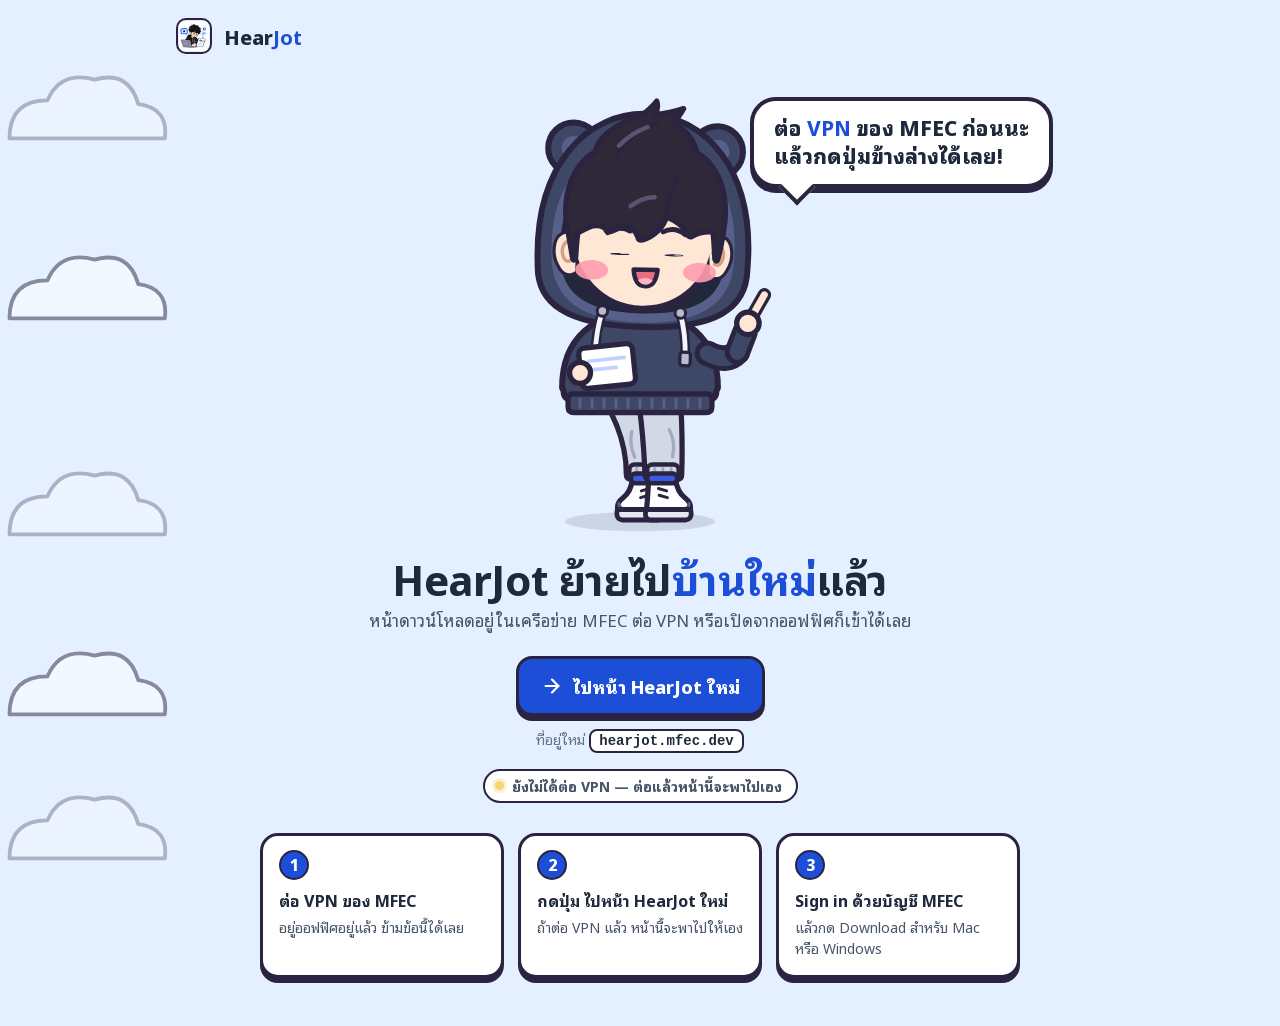
<file: index.html>
<!doctype html>
<html lang="th">
<head>
<meta charset="utf-8">
<meta name="viewport" content="width=device-width, initial-scale=1">
<title>HearJot ย้ายบ้านแล้ว</title>
<meta name="description" content="หน้าดาวน์โหลด HearJot ย้ายไปที่ hearjot.mfec.dev — ต่อ VPN ของ MFEC แล้วกดเข้าได้เลย">
<link rel="icon" href="assets/vpn/icon.png">
<style>
/* HearJot moved: this old address only sends people to the new download page, which lives on the
   MFEC network. The page checks whether that network is reachable (VPN / office) and goes there by
   itself when it is; until then เฮียจด asks for VPN and the button is right there. */
@font-face { font-family: "Noto Sans Thai Looped"; font-weight: 100 900; font-display: swap; src: url("assets/vpn/fonts/NotoSansThaiLooped-thai.woff2") format("woff2"); unicode-range: U+02D7, U+0303, U+0331, U+0E01-0E5B, U+200C-200D, U+25CC; }
@font-face { font-family: "Noto Sans Thai Looped"; font-weight: 100 900; font-display: swap; src: url("assets/vpn/fonts/NotoSansThaiLooped-latin.woff2") format("woff2"); unicode-range: U+0000-00FF, U+0131, U+0152-0153, U+02BB-02BC, U+02C6, U+02DA, U+02DC, U+0304, U+0308, U+0329, U+2000-206F, U+20AC, U+2122, U+2191, U+2193, U+2212, U+2215, U+FEFF, U+FFFD; }
@font-face { font-family: "Noto Sans Thai Looped"; font-weight: 100 900; font-display: swap; src: url("assets/vpn/fonts/NotoSansThaiLooped-latin-ext.woff2") format("woff2"); unicode-range: U+0100-02BA, U+02BD-02C5, U+02C7-02CC, U+02CE-02D7, U+02DD-02FF, U+0304, U+0308, U+0329, U+1D00-1DBF, U+1E00-1E9F, U+1EF2-1EFF, U+2020, U+20A0-20AB, U+20AD-20C0, U+2113, U+2C60-2C7F, U+A720-A7FF; }
:root { --sky: #e4f0ff; --k: #2B2440; --blue: #1d4ed8; --ink: #1e293b; --mute: #64748b; --teal: #15b8a6; --yellow: #F4D676; }
* { box-sizing: border-box; }
html, body { min-height: 100%; }
body { margin: 0; background: var(--sky); color: var(--ink); font: 16px/1.6 "Noto Sans Thai Looped", system-ui, sans-serif; overflow-x: hidden; }
.clouds { position: fixed; inset: 0; z-index: -1; pointer-events: none; overflow: hidden; }
.clouds svg { position: absolute; width: 180px; animation: drift linear infinite; }
@keyframes drift { from { transform: translateX(-30vw); } to { transform: translateX(130vw); } }

header { display: flex; align-items: center; gap: 12px; max-width: 960px; margin: 0 auto; padding: 18px 16px; }
header img { width: 36px; height: 36px; border-radius: 10px; border: 2px solid var(--k); }
.logo { font-weight: 800; font-size: 20px; } .logo b { color: var(--blue); }

main { max-width: 960px; margin: 0 auto; padding: 8px 16px 48px; display: flex; flex-direction: column; align-items: center; text-align: center; }
.stage { position: relative; display: flex; justify-content: center; margin-top: 8px; }
.rig { width: min(300px, 64vw); aspect-ratio: 2 / 3; position: relative; }
@media (max-width: 760px) { .rig { width: min(220px, 56vw); } }
.say { position: absolute; top: 2%; left: calc(100% - 40px); width: max-content; white-space: nowrap; text-align: left; background: #fff; border: 4px solid var(--k); border-radius: 26px; padding: 12px 20px 14px; font-weight: 800; font-size: 21px; line-height: 1.35; box-shadow: 0 5px 0 var(--k); transition: transform .3s; }
.say b { color: var(--blue); }
.say::after { content: ""; position: absolute; left: 30px; bottom: -16px; width: 22px; height: 22px; background: #fff; border-right: 4px solid var(--k); border-bottom: 4px solid var(--k); transform: rotate(45deg); }
.say.pop { animation: pop .35s cubic-bezier(.2,.8,.3,1.4); }
@keyframes pop { from { transform: scale(.85); } to { transform: none; } }

h1 { margin: 14px 0 4px; font-size: clamp(28px, 6vw, 42px); line-height: 1.2; letter-spacing: -.01em; }
h1 b { color: var(--blue); }
.lead { margin: 0; color: #475569; font-size: 17px; }

.go { display: inline-flex; align-items: center; gap: 10px; margin-top: 22px; background: var(--blue); color: #fff; border: 3px solid var(--k); border-radius: 16px; padding: 13px 22px; font-weight: 800; font-size: 18px; text-decoration: none; box-shadow: 0 5px 0 var(--k); transition: transform .15s, box-shadow .15s; }
.go:hover { transform: translateY(-2px); box-shadow: 0 7px 0 var(--k); }
.go:active { transform: translateY(5px); box-shadow: 0 0 0 var(--k); }
.go svg { width: 22px; height: 22px; fill: none; stroke: currentColor; stroke-width: 2.4; stroke-linecap: round; stroke-linejoin: round; }
.url { margin-top: 12px; font-size: 14px; color: var(--mute); }
.url code { font: 600 14px ui-monospace, SFMono-Regular, Menlo, monospace; color: var(--ink); background: #fff; border: 2px solid var(--k); border-radius: 8px; padding: 2px 8px; }

.status { display: inline-flex; align-items: center; gap: 8px; margin-top: 18px; font-size: 14px; font-weight: 700; color: #475569; background: #fff; border: 2px solid var(--k); border-radius: 999px; padding: 4px 14px 4px 10px; }
.status i { width: 9px; height: 9px; border-radius: 50%; background: #94a3b8; }
.status.wait i { background: var(--yellow); box-shadow: 0 0 0 3px rgba(244,214,118,.35); animation: blink 1.2s infinite; }
.status.ok i { background: var(--teal); box-shadow: 0 0 0 3px rgba(21,184,166,.25); }
@keyframes blink { 50% { opacity: .35; } }

.steps { display: grid; grid-template-columns: repeat(3, minmax(0, 1fr)); gap: 14px; width: 100%; max-width: 760px; margin-top: 30px; text-align: left; }
.step { background: #fff; border: 3px solid var(--k); border-radius: 18px; box-shadow: 0 5px 0 var(--k); padding: 14px 16px 16px; }
.step .n { display: inline-grid; place-items: center; width: 30px; height: 30px; border-radius: 50%; background: var(--blue); color: #fff; font-weight: 800; border: 2.5px solid var(--k); }
.step b { display: block; margin-top: 8px; font-size: 16px; }
.step p { margin: 2px 0 0; font-size: 14px; color: #475569; line-height: 1.55; }

@media (max-width: 760px) {
  .stage { flex-direction: column; align-items: center; }
  .say { white-space: normal; position: relative; left: auto; top: auto; order: -1; margin-bottom: 18px; font-size: 18px; max-width: 100%; }
  .say::after { left: 50%; margin-left: -11px; }
  .steps { grid-template-columns: minmax(0, 1fr); }
}
@media (prefers-reduced-motion: reduce) { .clouds svg, .status.wait i, .say.pop { animation: none; } .go { transition: none; } }
</style>
</head>
<body>
<div class="clouds" aria-hidden="true" id="clouds"></div>
<header><img src="assets/vpn/icon.png" alt=""><span class="logo">Hear<b>Jot</b></span></header>

<main>
  <div class="stage"><div class="rig" id="rig"></div><div class="say" id="say" role="status">ต่อ <b>VPN</b> ของ MFEC ก่อนนะ<br>แล้วกดปุ่มข้างล่างได้เลย!</div></div>

  <h1>HearJot ย้ายไป<b>บ้านใหม่</b>แล้ว</h1>
  <p class="lead">หน้าดาวน์โหลดอยู่ในเครือข่าย MFEC ต่อ VPN หรือเปิดจากออฟฟิศก็เข้าได้เลย</p>

  <a class="go" id="go" href="https://hearjot.mfec.dev/"><svg viewBox="0 0 24 24" aria-hidden="true"><path d="M5 12h14"/><path d="m12 5 7 7-7 7"/></svg>ไปหน้า HearJot ใหม่</a>
  <div class="url">ที่อยู่ใหม่ <code>hearjot.mfec.dev</code></div>
  <div class="status wait" id="status"><i></i><span>กำลังเช็กว่าต่อ VPN แล้วหรือยัง…</span></div>

  <div class="steps">
    <div class="step"><span class="n">1</span><b>ต่อ VPN ของ MFEC</b><p>อยู่ออฟฟิศอยู่แล้ว ข้ามข้อนี้ได้เลย</p></div>
    <div class="step"><span class="n">2</span><b>กดปุ่ม ไปหน้า HearJot ใหม่</b><p>ถ้าต่อ VPN แล้ว หน้านี้จะพาไปให้เอง</p></div>
    <div class="step"><span class="n">3</span><b>Sign in ด้วยบัญชี MFEC</b><p>แล้วกด Download สำหรับ Mac หรือ Windows</p></div>
  </div>
</main>

<script>window.HEARJOT_RIG_NO_FONTFACE = true;</script>
<script src="assets/vpn/hearjot-mascot-fullbody.js"></script>
<script>
(() => {
  const NEW_URL = 'https://hearjot.mfec.dev/';
  // a small file on the new site: it loads only from inside the MFEC network
  const PROBE = 'https://hearjot.mfec.dev/assets/icon.png';
  const RM = matchMedia('(prefers-reduced-motion: reduce)').matches;
  const $ = (id) => document.getElementById(id);

  const CL = 'M40 80 q0 -40 40 -40 q14 -32 50 -22 q36 -10 46 26 q32 4 28 36Z';
  $('clouds').innerHTML = [[8, 46, 0], [28, 70, -18], [52, 38, -9], [72, 64, -28], [88, 52, -4]].map(([top, dur, delay], i) =>
    `<svg viewBox="30 10 190 80" style="top:${top}%;animation-duration:${dur}s;animation-delay:${delay}s;opacity:${.3 + (i % 2) * .2}"><path d="${CL}" fill="#fff" stroke="#2B2440" stroke-width="4" stroke-linejoin="round"/></svg>`).join('');

  // เฮียจด: idle blink + sway, looks at the pointer, mouth moves while the bubble changes
  const R = window.HearJotRigFull;
  let rig = null, pose = 'point', talkUntil = 0, talkFor = 0, mx = 0, my = 0, nextBlink = 1.5;
  const base = () => Object.assign({}, R.DEFAULTS, R.OUTFITS.b2);
  if (R) {
    rig = R.mount($('rig'), Object.assign(base(), R.POSES[pose]));
    addEventListener('pointermove', (e) => {
      const r = $('rig').getBoundingClientRect();
      mx = Math.max(-1, Math.min(1, (e.clientX - (r.left + r.width / 2)) / 500));
      my = Math.max(-1, Math.min(1, (e.clientY - (r.top + r.height / 3)) / 400));
    });
    if (!RM) {
      const t0 = performance.now();
      const tick = (now) => {
        const t = (now - t0) / 1000, s = rig.state(), P = R.POSES[pose] || {};
        if (talkFor) { talkUntil = t + talkFor; talkFor = 0; }
        const blink = t > nextBlink ? Math.max(0, 1 - Math.abs(t - nextBlink - .07) / .07) : 0;
        if (t > nextBlink + .16) nextBlink = t + 2.4 + Math.random() * 2.6;
        const upd = {
          blink,
          lookX: s.lookX + ((P.lookX || 0) * .5 + mx * .6 - s.lookX) * .08,
          lookY: s.lookY + ((P.lookY || 0) * .5 + my * .4 - s.lookY) * .08,
          squash: (P.squash || 0) + Math.sin(t * 2.2) * .06,
          fx: (P.fx || 0) + t * .35, wavePhase: t * .9, hairSway: Math.sin(t * 1.7) * 1.5,
          talk: t < talkUntil ? Math.floor(t * 12) : 0,
        };
        if (s.hands === 'wave') upd.armSwing = Math.sin(t * 6);
        rig.set(upd);
        requestAnimationFrame(tick);
      };
      requestAnimationFrame(tick);
    }
  }
  function say(html, name) {
    const b = $('say');
    if (b.innerHTML === html) return;
    b.innerHTML = html; b.classList.remove('pop'); void b.offsetWidth; b.classList.add('pop');
    if (rig && name && name !== pose) { pose = name; const k = rig.state(); rig.set(Object.assign(base(), R.POSES[name], { lookX: k.lookX, lookY: k.lookY })); }
    talkFor = 1.4;
  }
  function status(kind, text) { const s = $('status'); s.className = `status ${kind}`; s.lastElementChild.textContent = text; }

  // reachable → say so and go; not yet → ask for VPN and keep checking, so connecting is enough
  let done = false;
  function probe() {
    if (done) return;
    const img = new Image();
    const timer = setTimeout(() => { img.src = ''; fail(); }, 4000);
    img.onload = () => { clearTimeout(timer); ok(); };
    img.onerror = () => { clearTimeout(timer); fail(); };
    img.src = `${PROBE}?probe=${Date.now()}`;
  }
  function ok() {
    if (done) return; done = true;
    say('เจอ <b>VPN</b> แล้ว!<br>กำลังพาไปหน้าใหม่…', 'wave');
    status('ok', 'ต่อ VPN แล้ว กำลังพาไป…');
    setTimeout(() => { location.href = NEW_URL; }, 1600);
  }
  let first = true;
  function fail() {
    if (first) { say('ต่อ <b>VPN</b> ของ MFEC ก่อนนะ<br>แล้วกดปุ่มข้างล่างได้เลย!', 'point'); first = false; }
    status('wait', 'ยังไม่ได้ต่อ VPN — ต่อแล้วหน้านี้จะพาไปเอง');
    if (location.hash !== '#stay') setTimeout(probe, 5000);
  }
  // #stay shows the page without checking or redirecting (to look at it from inside the network)
  if (location.hash === '#stay') fail(); else probe();
})();
</script>
</body>
</html>
</file>
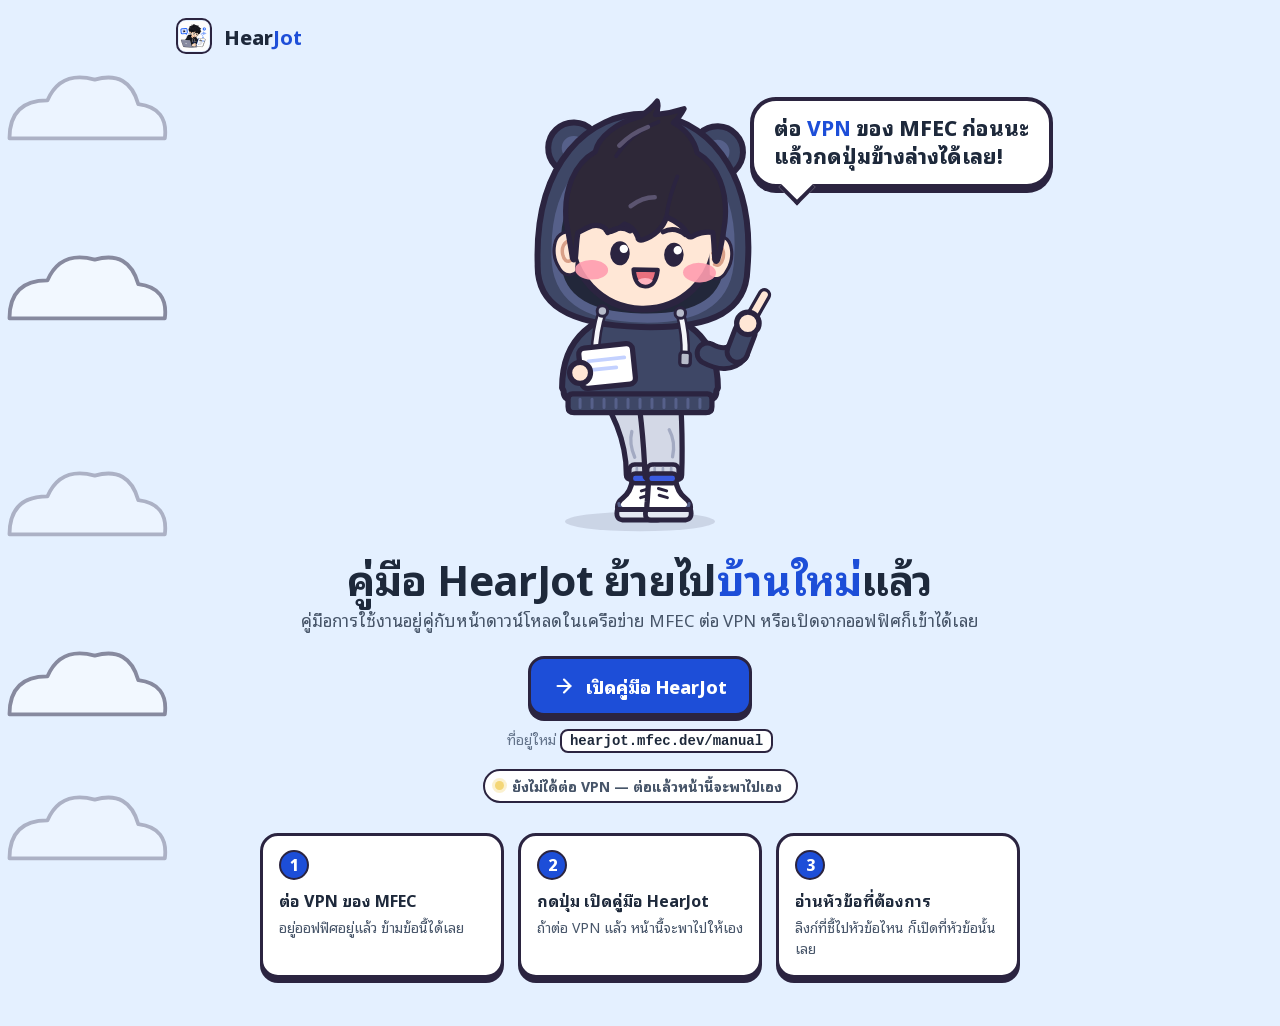
<file: user_manual.html>
<!doctype html>
<html lang="th">
<head>
<meta charset="utf-8">
<meta name="viewport" content="width=device-width, initial-scale=1">
<title>HearJot Manual Moved</title>
<meta name="description" content="คู่มือการใช้งาน HearJot ย้ายไปที่ hearjot.mfec.dev/manual — ต่อ VPN ของ MFEC แล้วกดเข้าได้เลย">
<link rel="icon" href="assets/vpn/icon.png">
<style>
/* The manual moved: this old address only sends people to https://hearjot.mfec.dev/manual/, which lives
   on the MFEC network. Same as index.html: it checks whether that network is reachable (VPN / office)
   and goes there by itself when it is, keeping the #topic the visitor came with; until then เฮียจด asks
   for VPN and the button is right there. #stay shows the page without checking. */
@font-face { font-family: "Noto Sans Thai Looped"; font-weight: 100 900; font-display: swap; src: url("assets/vpn/fonts/NotoSansThaiLooped-thai.woff2") format("woff2"); unicode-range: U+02D7, U+0303, U+0331, U+0E01-0E5B, U+200C-200D, U+25CC; }
@font-face { font-family: "Noto Sans Thai Looped"; font-weight: 100 900; font-display: swap; src: url("assets/vpn/fonts/NotoSansThaiLooped-latin.woff2") format("woff2"); unicode-range: U+0000-00FF, U+0131, U+0152-0153, U+02BB-02BC, U+02C6, U+02DA, U+02DC, U+0304, U+0308, U+0329, U+2000-206F, U+20AC, U+2122, U+2191, U+2193, U+2212, U+2215, U+FEFF, U+FFFD; }
@font-face { font-family: "Noto Sans Thai Looped"; font-weight: 100 900; font-display: swap; src: url("assets/vpn/fonts/NotoSansThaiLooped-latin-ext.woff2") format("woff2"); unicode-range: U+0100-02BA, U+02BD-02C5, U+02C7-02CC, U+02CE-02D7, U+02DD-02FF, U+0304, U+0308, U+0329, U+1D00-1DBF, U+1E00-1E9F, U+1EF2-1EFF, U+2020, U+20A0-20AB, U+20AD-20C0, U+2113, U+2C60-2C7F, U+A720-A7FF; }
:root { --sky: #e4f0ff; --k: #2B2440; --blue: #1d4ed8; --ink: #1e293b; --mute: #64748b; --teal: #15b8a6; --yellow: #F4D676; }
* { box-sizing: border-box; }
html, body { min-height: 100%; }
body { margin: 0; background: var(--sky); color: var(--ink); font: 16px/1.6 "Noto Sans Thai Looped", system-ui, sans-serif; overflow-x: hidden; }
.clouds { position: fixed; inset: 0; z-index: -1; pointer-events: none; overflow: hidden; }
.clouds svg { position: absolute; width: 180px; animation: drift linear infinite; }
@keyframes drift { from { transform: translateX(-30vw); } to { transform: translateX(130vw); } }

header { display: flex; align-items: center; gap: 12px; max-width: 960px; margin: 0 auto; padding: 18px 16px; }
header img { width: 36px; height: 36px; border-radius: 10px; border: 2px solid var(--k); }
.logo { font-weight: 800; font-size: 20px; } .logo b { color: var(--blue); }

main { max-width: 960px; margin: 0 auto; padding: 8px 16px 48px; display: flex; flex-direction: column; align-items: center; text-align: center; }
.stage { position: relative; display: flex; justify-content: center; margin-top: 8px; }
.rig { width: min(300px, 64vw); aspect-ratio: 2 / 3; position: relative; }
@media (max-width: 760px) { .rig { width: min(220px, 56vw); } }
.say { position: absolute; top: 2%; left: calc(100% - 40px); width: max-content; white-space: nowrap; text-align: left; background: #fff; border: 4px solid var(--k); border-radius: 26px; padding: 12px 20px 14px; font-weight: 800; font-size: 21px; line-height: 1.35; box-shadow: 0 5px 0 var(--k); transition: transform .3s; }
.say b { color: var(--blue); }
.say::after { content: ""; position: absolute; left: 30px; bottom: -16px; width: 22px; height: 22px; background: #fff; border-right: 4px solid var(--k); border-bottom: 4px solid var(--k); transform: rotate(45deg); }
.say.pop { animation: pop .35s cubic-bezier(.2,.8,.3,1.4); }
@keyframes pop { from { transform: scale(.85); } to { transform: none; } }

h1 { margin: 14px 0 4px; font-size: clamp(28px, 6vw, 42px); line-height: 1.2; letter-spacing: -.01em; }
h1 b { color: var(--blue); }
.lead { margin: 0; color: #475569; font-size: 17px; }

.go { display: inline-flex; align-items: center; gap: 10px; margin-top: 22px; background: var(--blue); color: #fff; border: 3px solid var(--k); border-radius: 16px; padding: 13px 22px; font-weight: 800; font-size: 18px; text-decoration: none; box-shadow: 0 5px 0 var(--k); transition: transform .15s, box-shadow .15s; }
.go:hover { transform: translateY(-2px); box-shadow: 0 7px 0 var(--k); }
.go:active { transform: translateY(5px); box-shadow: 0 0 0 var(--k); }
.go svg { width: 22px; height: 22px; fill: none; stroke: currentColor; stroke-width: 2.4; stroke-linecap: round; stroke-linejoin: round; }
.url { margin-top: 12px; font-size: 14px; color: var(--mute); }
.url code { font: 600 14px ui-monospace, SFMono-Regular, Menlo, monospace; color: var(--ink); background: #fff; border: 2px solid var(--k); border-radius: 8px; padding: 2px 8px; }

.status { display: inline-flex; align-items: center; gap: 8px; margin-top: 18px; font-size: 14px; font-weight: 700; color: #475569; background: #fff; border: 2px solid var(--k); border-radius: 999px; padding: 4px 14px 4px 10px; }
.status i { width: 9px; height: 9px; border-radius: 50%; background: #94a3b8; }
.status.wait i { background: var(--yellow); box-shadow: 0 0 0 3px rgba(244,214,118,.35); animation: blink 1.2s infinite; }
.status.ok i { background: var(--teal); box-shadow: 0 0 0 3px rgba(21,184,166,.25); }
@keyframes blink { 50% { opacity: .35; } }

.steps { display: grid; grid-template-columns: repeat(3, minmax(0, 1fr)); gap: 14px; width: 100%; max-width: 760px; margin-top: 30px; text-align: left; }
.step { background: #fff; border: 3px solid var(--k); border-radius: 18px; box-shadow: 0 5px 0 var(--k); padding: 14px 16px 16px; }
.step .n { display: inline-grid; place-items: center; width: 30px; height: 30px; border-radius: 50%; background: var(--blue); color: #fff; font-weight: 800; border: 2.5px solid var(--k); }
.step b { display: block; margin-top: 8px; font-size: 16px; }
.step p { margin: 2px 0 0; font-size: 14px; color: #475569; line-height: 1.55; }

@media (max-width: 760px) {
  .stage { flex-direction: column; align-items: center; }
  .say { white-space: normal; position: relative; left: auto; top: auto; order: -1; margin-bottom: 18px; font-size: 18px; max-width: 100%; }
  .say::after { left: 50%; margin-left: -11px; }
  .steps { grid-template-columns: minmax(0, 1fr); }
}
@media (prefers-reduced-motion: reduce) { .clouds svg, .status.wait i, .say.pop { animation: none; } .go { transition: none; } }
</style>
</head>
<body>
<div class="clouds" aria-hidden="true" id="clouds"></div>
<header><img src="assets/vpn/icon.png" alt=""><span class="logo">Hear<b>Jot</b></span></header>

<main>
  <div class="stage"><div class="rig" id="rig"></div><div class="say" id="say" role="status">ต่อ <b>VPN</b> ของ MFEC ก่อนนะ<br>แล้วกดปุ่มข้างล่างได้เลย!</div></div>

  <h1>คู่มือ HearJot ย้ายไป<b>บ้านใหม่</b>แล้ว</h1>
  <p class="lead">คู่มือการใช้งานอยู่คู่กับหน้าดาวน์โหลดในเครือข่าย MFEC ต่อ VPN หรือเปิดจากออฟฟิศก็เข้าได้เลย</p>

  <a class="go" id="go" href="https://hearjot.mfec.dev/manual/"><svg viewBox="0 0 24 24" aria-hidden="true"><path d="M5 12h14"/><path d="m12 5 7 7-7 7"/></svg>เปิดคู่มือ HearJot</a>
  <div class="url">ที่อยู่ใหม่ <code>hearjot.mfec.dev/manual</code></div>
  <div class="status wait" id="status"><i></i><span>กำลังเช็กว่าต่อ VPN แล้วหรือยัง…</span></div>

  <div class="steps">
    <div class="step"><span class="n">1</span><b>ต่อ VPN ของ MFEC</b><p>อยู่ออฟฟิศอยู่แล้ว ข้ามข้อนี้ได้เลย</p></div>
    <div class="step"><span class="n">2</span><b>กดปุ่ม เปิดคู่มือ HearJot</b><p>ถ้าต่อ VPN แล้ว หน้านี้จะพาไปให้เอง</p></div>
    <div class="step"><span class="n">3</span><b>อ่านหัวข้อที่ต้องการ</b><p>ลิงก์ที่ชี้ไปหัวข้อไหน ก็เปิดที่หัวข้อนั้นเลย</p></div>
  </div>
</main>

<script>window.HEARJOT_RIG_NO_FONTFACE = true;</script>
<script src="assets/vpn/hearjot-mascot-fullbody.js"></script>
<script>
(() => {
  // the topic the old link pointed at (#t-save …) goes along; #stay only keeps this page
  const HASH = location.hash === '#stay' ? '' : location.hash;
  const NEW_URL = 'https://hearjot.mfec.dev/manual/' + HASH;
  document.getElementById('go').href = NEW_URL;
  // a small file on the new site: it loads only from inside the MFEC network
  const PROBE = 'https://hearjot.mfec.dev/assets/icon.png';
  const RM = matchMedia('(prefers-reduced-motion: reduce)').matches;
  const $ = (id) => document.getElementById(id);

  const CL = 'M40 80 q0 -40 40 -40 q14 -32 50 -22 q36 -10 46 26 q32 4 28 36Z';
  $('clouds').innerHTML = [[8, 46, 0], [28, 70, -18], [52, 38, -9], [72, 64, -28], [88, 52, -4]].map(([top, dur, delay], i) =>
    `<svg viewBox="30 10 190 80" style="top:${top}%;animation-duration:${dur}s;animation-delay:${delay}s;opacity:${.3 + (i % 2) * .2}"><path d="${CL}" fill="#fff" stroke="#2B2440" stroke-width="4" stroke-linejoin="round"/></svg>`).join('');

  // เฮียจด: idle blink + sway, looks at the pointer, mouth moves while the bubble changes
  const R = window.HearJotRigFull;
  let rig = null, pose = 'point', talkUntil = 0, talkFor = 0, mx = 0, my = 0, nextBlink = 1.5;
  const base = () => Object.assign({}, R.DEFAULTS, R.OUTFITS.b2);
  if (R) {
    rig = R.mount($('rig'), Object.assign(base(), R.POSES[pose]));
    addEventListener('pointermove', (e) => {
      const r = $('rig').getBoundingClientRect();
      mx = Math.max(-1, Math.min(1, (e.clientX - (r.left + r.width / 2)) / 500));
      my = Math.max(-1, Math.min(1, (e.clientY - (r.top + r.height / 3)) / 400));
    });
    if (!RM) {
      const t0 = performance.now();
      const tick = (now) => {
        const t = (now - t0) / 1000, s = rig.state(), P = R.POSES[pose] || {};
        if (talkFor) { talkUntil = t + talkFor; talkFor = 0; }
        const blink = t > nextBlink ? Math.max(0, 1 - Math.abs(t - nextBlink - .07) / .07) : 0;
        if (t > nextBlink + .16) nextBlink = t + 2.4 + Math.random() * 2.6;
        const upd = {
          blink,
          lookX: s.lookX + ((P.lookX || 0) * .5 + mx * .6 - s.lookX) * .08,
          lookY: s.lookY + ((P.lookY || 0) * .5 + my * .4 - s.lookY) * .08,
          squash: (P.squash || 0) + Math.sin(t * 2.2) * .06,
          fx: (P.fx || 0) + t * .35, wavePhase: t * .9, hairSway: Math.sin(t * 1.7) * 1.5,
          talk: t < talkUntil ? Math.floor(t * 12) : 0,
        };
        if (s.hands === 'wave') upd.armSwing = Math.sin(t * 6);
        rig.set(upd);
        requestAnimationFrame(tick);
      };
      requestAnimationFrame(tick);
    }
  }
  function say(html, name) {
    const b = $('say');
    if (b.innerHTML === html) return;
    b.innerHTML = html; b.classList.remove('pop'); void b.offsetWidth; b.classList.add('pop');
    if (rig && name && name !== pose) { pose = name; const k = rig.state(); rig.set(Object.assign(base(), R.POSES[name], { lookX: k.lookX, lookY: k.lookY })); }
    talkFor = 1.4;
  }
  function status(kind, text) { const s = $('status'); s.className = `status ${kind}`; s.lastElementChild.textContent = text; }

  // reachable → say so and go; not yet → ask for VPN and keep checking, so connecting is enough
  let done = false;
  function probe() {
    if (done) return;
    const img = new Image();
    const timer = setTimeout(() => { img.src = ''; fail(); }, 4000);
    img.onload = () => { clearTimeout(timer); ok(); };
    img.onerror = () => { clearTimeout(timer); fail(); };
    img.src = `${PROBE}?probe=${Date.now()}`;
  }
  function ok() {
    if (done) return; done = true;
    say('เจอ <b>VPN</b> แล้ว!<br>กำลังพาไปที่คู่มือ…', 'wave');
    status('ok', 'ต่อ VPN แล้ว กำลังพาไป…');
    setTimeout(() => { location.href = NEW_URL; }, 1600);
  }
  let first = true;
  function fail() {
    if (first) { say('ต่อ <b>VPN</b> ของ MFEC ก่อนนะ<br>แล้วกดปุ่มข้างล่างได้เลย!', 'point'); first = false; }
    status('wait', 'ยังไม่ได้ต่อ VPN — ต่อแล้วหน้านี้จะพาไปเอง');
    if (location.hash !== '#stay') setTimeout(probe, 5000);
  }
  // #stay shows the page without checking or redirecting (to look at it from inside the network)
  if (location.hash === '#stay') fail(); else probe();
})();
</script>
</body>
</html>
</file>
